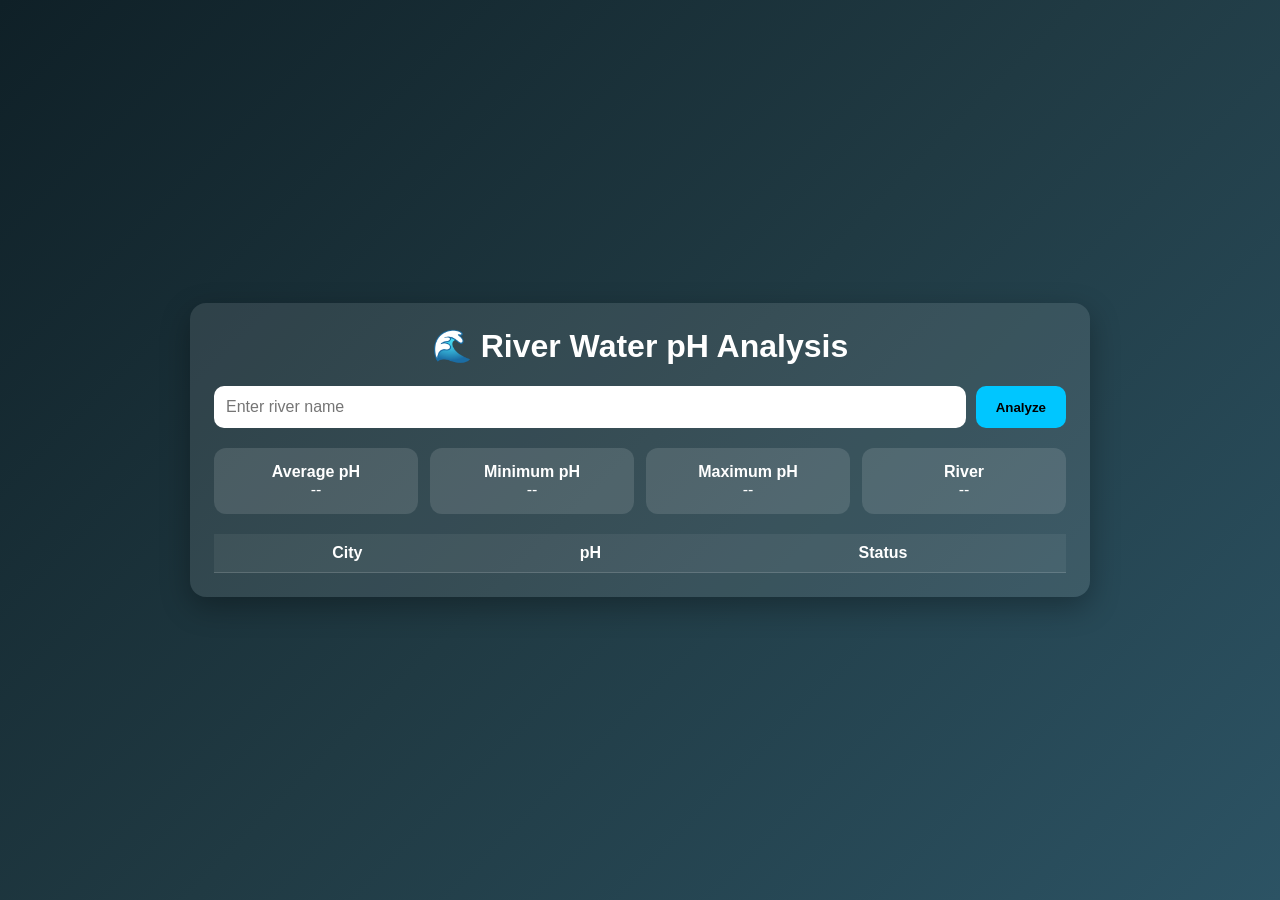
<file: templates/index.html>
<!DOCTYPE html>
<html lang="en">
<head>
    <meta charset="UTF-8">
    <meta name="viewport" content="width=device-width, initial-scale=1.0">
    <title>River Water pH Analysis</title>
    <style>
        * { box-sizing: border-box; font-family: Arial, sans-serif; }
        body {
            margin: 0;
            background: linear-gradient(135deg, #0f2027, #203a43, #2c5364);
            color: white;
            min-height: 100vh;
            display: flex;
            justify-content: center;
            align-items: center;
        }
        .container {
            width: 92%;
            max-width: 900px;
            background: rgba(255,255,255,0.1);
            padding: 24px;
            border-radius: 16px;
            box-shadow: 0 10px 30px rgba(0,0,0,0.3);
        }
        h1 { text-align: center; margin-top: 0; }
        .row { display: flex; gap: 10px; margin-bottom: 20px; }
        input {
            flex: 1; padding: 12px; border: none; border-radius: 10px; font-size: 16px;
        }
        button {
            padding: 12px 20px; border: none; border-radius: 10px;
            background: #00c6ff; cursor: pointer; font-weight: bold;
        }
        .cards {
            display: grid;
            grid-template-columns: repeat(auto-fit, minmax(150px, 1fr));
            gap: 12px; margin-bottom: 20px;
        }
        .card {
            background: rgba(255,255,255,0.12);
            padding: 15px; border-radius: 12px; text-align: center;
        }
        table {
            width: 100%; border-collapse: collapse; background: rgba(255,255,255,0.06);
        }
        th, td {
            padding: 10px; border-bottom: 1px solid rgba(255,255,255,0.15); text-align: center;
        }
        .msg { margin: 10px 0; color: #ffd166; }
    </style>
</head>
<body>
    <div class="container">
        <h1>🌊 River Water pH Analysis</h1>
        <div class="row">
            <input id="river" type="text" placeholder="Enter river name">
            <button onclick="checkRiver()">Analyze</button>
        </div>

        <div class="msg" id="message"></div>

        <div class="cards">
            <div class="card"><strong>Average pH</strong><div id="avg_ph">--</div></div>
            <div class="card"><strong>Minimum pH</strong><div id="min_ph">--</div></div>
            <div class="card"><strong>Maximum pH</strong><div id="max_ph">--</div></div>
            <div class="card"><strong>River</strong><div id="river_name">--</div></div>
        </div>

        <table id="table">
            <tr><th>City</th><th>pH</th><th>Status</th></tr>
        </table>
    </div>

    <script>
        function checkRiver() {
            const river = document.getElementById("river").value.trim();
            const message = document.getElementById("message");
            const table = document.getElementById("table");

            if (!river) {
                message.textContent = "Please enter a river name.";
                return;
            }

            fetch(`/analyze/?river=${encodeURIComponent(river)}`)
                .then(res => res.json())
                .then(data => {
                    if (data.error) {
                        message.textContent = data.error;
                        table.innerHTML = "<tr><th>City</th><th>pH</th><th>Status</th></tr>";
                        document.getElementById("avg_ph").textContent = "--";
                        document.getElementById("min_ph").textContent = "--";
                        document.getElementById("max_ph").textContent = "--";
                        document.getElementById("river_name").textContent = "--";
                        return;
                    }

                    message.textContent = "Analysis completed successfully.";
                    document.getElementById("avg_ph").textContent = data.avg_ph;
                    document.getElementById("min_ph").textContent = data.min_ph;
                    document.getElementById("max_ph").textContent = data.max_ph;
                    document.getElementById("river_name").textContent = data.river;

                    table.innerHTML = "<tr><th>City</th><th>pH</th><th>Status</th></tr>";
                    data.data.forEach(row => {
                        table.innerHTML += `<tr><td>${row.city}</td><td>${row.ph}</td><td>${row.quality}</td></tr>`;
                    });
                })
                .catch(() => {
                    message.textContent = "Server error. Make sure Django is running.";
                });
        }
    </script>
</body>
</html>
</file>
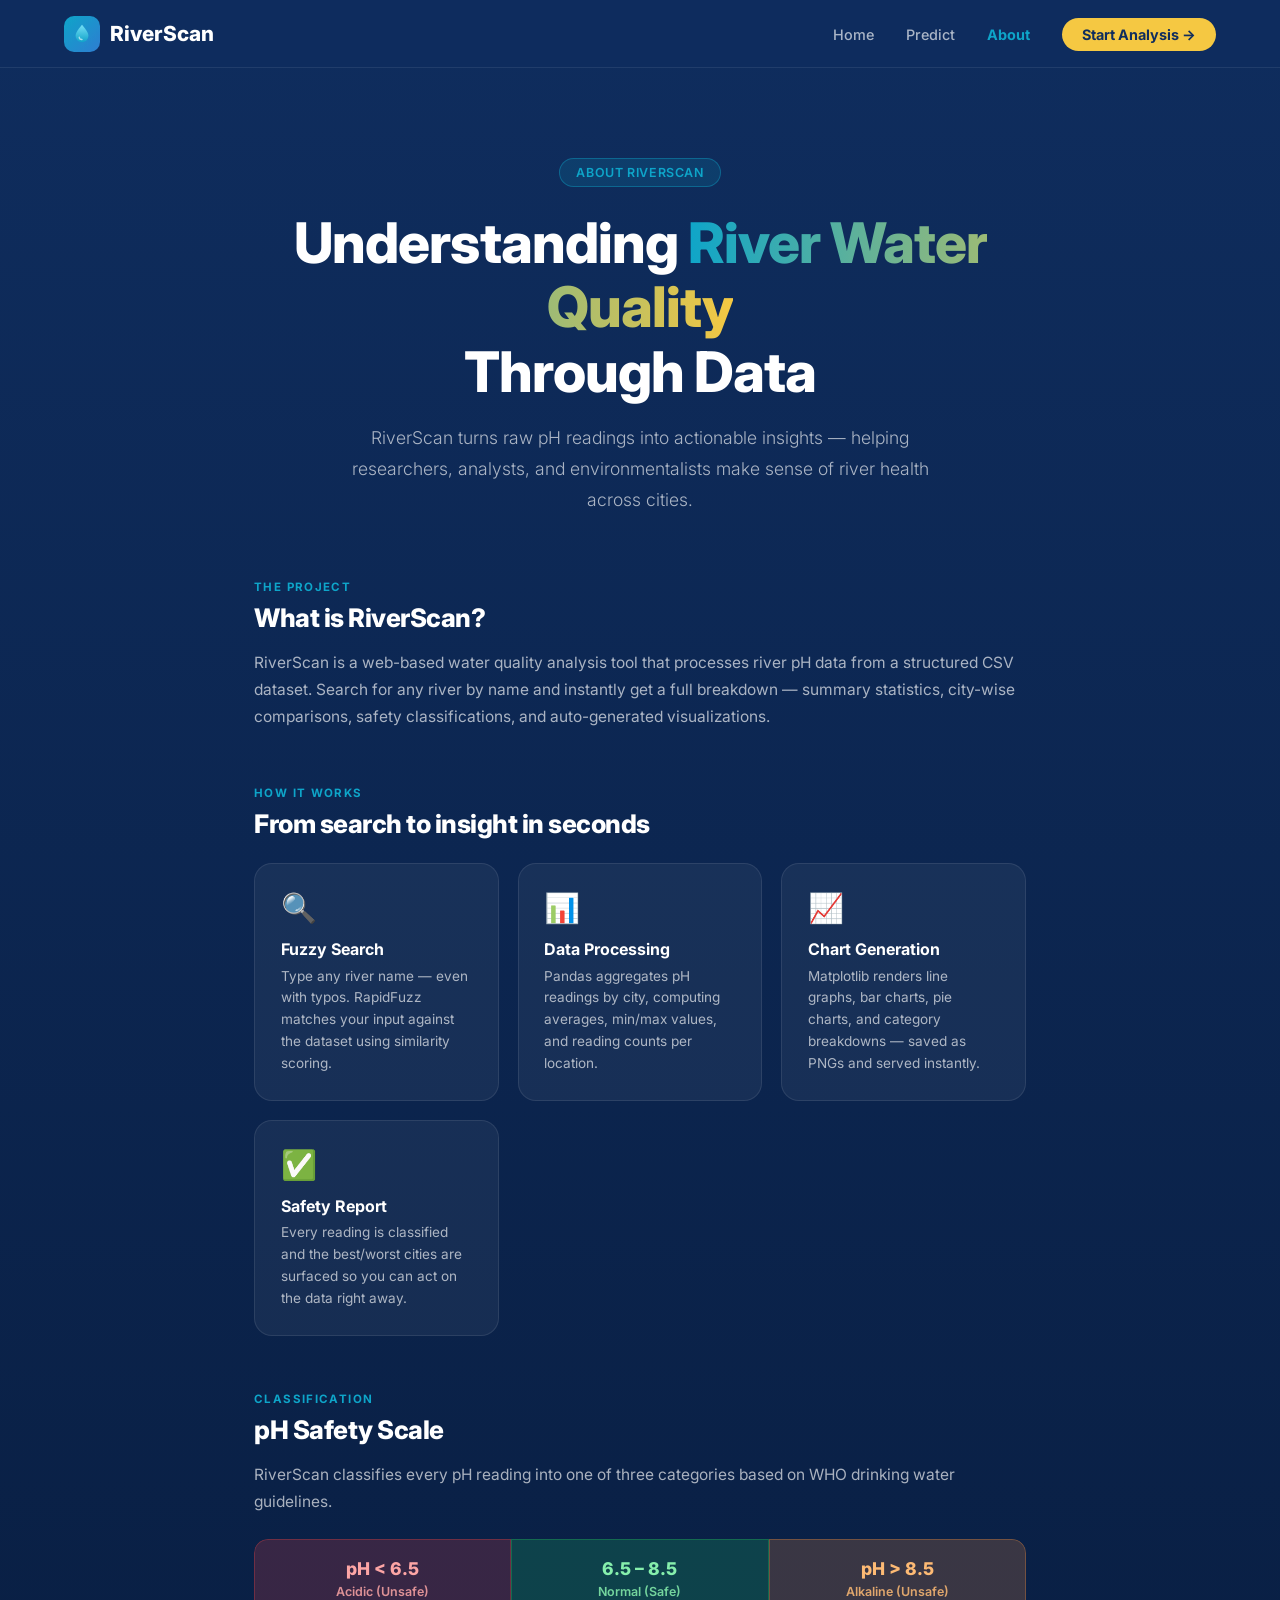
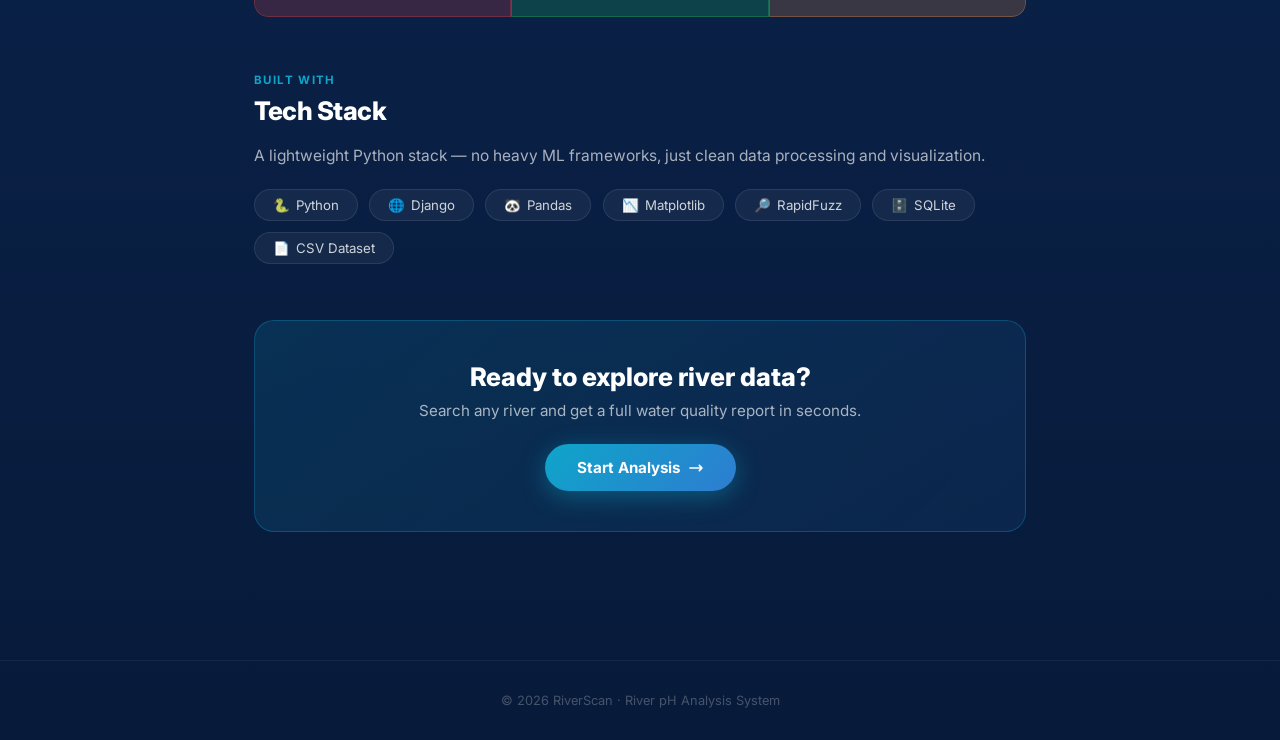
<file: templates/about.html>
<!DOCTYPE html>
<html lang="en">
<head>
    <meta charset="UTF-8">
    <meta name="viewport" content="width=device-width, initial-scale=1.0">
    <title>RiverScan — About</title>
    <link href="https://fonts.googleapis.com/css2?family=Inter:wght@300;400;600;700;800&display=swap" rel="stylesheet">
    <style>
        *, *::before, *::after { margin: 0; padding: 0; box-sizing: border-box; }

        :root {
            --blue-dark: #0f2d5e;
            --blue-mid:  #1a4a8a;
            --blue-light:#2e7dd1;
            --teal:      #0ea5c9;
            --gold:      #f5c842;
            --white:     #ffffff;
            --text-muted:rgba(255,255,255,0.65);
            --card-bg:   rgba(255,255,255,0.05);
            --card-border: rgba(255,255,255,0.09);
        }

        html { scroll-behavior: smooth; }

        body {
            font-family: 'Inter', sans-serif;
            color: var(--white);
            min-height: 100vh;
            background: linear-gradient(180deg, #0f2d5e 0%, #071a3a 100%);
        }

        /* NAV */
        nav {
            position: fixed;
            top: 0; left: 0; right: 0;
            z-index: 100;
            display: flex;
            align-items: center;
            justify-content: space-between;
            padding: 0 5%;
            height: 68px;
            background: rgba(15,45,94,0.85);
            backdrop-filter: blur(12px);
            border-bottom: 1px solid rgba(255,255,255,0.08);
        }

        .nav-logo {
            display: flex;
            align-items: center;
            gap: 10px;
            font-size: 1.3rem;
            font-weight: 800;
            text-decoration: none;
            color: var(--white);
        }

        .logo-icon {
            width: 36px; height: 36px;
            background: linear-gradient(135deg, var(--teal), var(--blue-light));
            border-radius: 10px;
            display: grid;
            place-items: center;
            font-size: 1.1rem;
        }

        .nav-links { display: flex; list-style: none; gap: 2rem; }

        .nav-links a {
            color: var(--text-muted);
            text-decoration: none;
            font-size: 0.9rem;
            font-weight: 500;
            transition: color 0.2s;
        }

        .nav-links a:hover { color: var(--white); }
        .nav-links a.active { color: var(--teal); font-weight: 700; }

        .nav-cta {
            background: var(--gold);
            color: var(--blue-dark) !important;
            padding: 8px 20px;
            border-radius: 50px;
            font-weight: 700 !important;
        }

        /* PAGE */
        .page {
            padding: 110px 5% 80px;
            max-width: 900px;
            margin: 0 auto;
        }

        /* HERO */
        .about-hero {
            text-align: center;
            padding: 3rem 0 4rem;
        }

        .badge {
            display: inline-flex;
            align-items: center;
            gap: 6px;
            background: rgba(14,165,201,0.15);
            border: 1px solid rgba(14,165,201,0.4);
            color: var(--teal);
            font-size: 0.78rem;
            font-weight: 600;
            letter-spacing: 0.05em;
            text-transform: uppercase;
            padding: 6px 16px;
            border-radius: 50px;
            margin-bottom: 1.5rem;
        }

        .about-hero h1 {
            font-size: clamp(2.2rem, 5vw, 3.5rem);
            font-weight: 800;
            letter-spacing: -1px;
            line-height: 1.15;
            margin-bottom: 1.2rem;
        }

        .about-hero h1 span {
            background: linear-gradient(90deg, var(--teal), var(--gold));
            -webkit-background-clip: text;
            -webkit-text-fill-color: transparent;
            background-clip: text;
        }

        .about-hero p {
            font-size: 1.1rem;
            color: var(--text-muted);
            max-width: 600px;
            margin: 0 auto;
            line-height: 1.75;
            font-weight: 300;
        }

        /* SECTION */
        .section { margin-bottom: 3.5rem; }

        .section-label {
            font-size: 0.72rem;
            font-weight: 700;
            letter-spacing: 0.12em;
            text-transform: uppercase;
            color: var(--teal);
            margin-bottom: 0.5rem;
        }

        .section h2 {
            font-size: 1.6rem;
            font-weight: 800;
            letter-spacing: -0.5px;
            margin-bottom: 1rem;
        }

        .section p {
            color: var(--text-muted);
            line-height: 1.75;
            font-size: 0.97rem;
        }

        /* CARDS */
        .cards {
            display: grid;
            grid-template-columns: repeat(auto-fit, minmax(240px, 1fr));
            gap: 1.2rem;
            margin-top: 1.5rem;
        }

        .card {
            background: var(--card-bg);
            border: 1px solid var(--card-border);
            border-radius: 18px;
            padding: 1.6rem;
            transition: transform 0.2s, border-color 0.2s;
        }

        .card:hover {
            transform: translateY(-4px);
            border-color: rgba(14,165,201,0.4);
        }

        .card-icon {
            font-size: 1.8rem;
            margin-bottom: 0.9rem;
        }

        .card h3 {
            font-size: 1rem;
            font-weight: 700;
            margin-bottom: 0.4rem;
        }

        .card p {
            font-size: 0.85rem;
            color: var(--text-muted);
            line-height: 1.6;
        }

        /* PH SCALE */
        .ph-scale {
            display: flex;
            border-radius: 14px;
            overflow: hidden;
            margin-top: 1.5rem;
            font-size: 0.85rem;
            font-weight: 600;
        }

        .ph-block {
            flex: 1;
            padding: 1.1rem 1rem;
            text-align: center;
        }

        .ph-block .range {
            font-size: 1.1rem;
            font-weight: 800;
            margin-bottom: 0.3rem;
        }

        .ph-block .label { font-size: 0.78rem; opacity: 0.85; }

        .ph-acidic   { background: rgba(239,68,68,0.2);  border: 1px solid rgba(239,68,68,0.3);  color: #fca5a5; border-radius: 14px 0 0 14px; }
        .ph-safe     { background: rgba(34,197,94,0.2);  border: 1px solid rgba(34,197,94,0.3);  color: #86efac; }
        .ph-alkaline { background: rgba(251,146,60,0.2); border: 1px solid rgba(251,146,60,0.3); color: #fdba74; border-radius: 0 14px 14px 0; }

        /* TECH STACK */
        .tech-list {
            display: flex;
            flex-wrap: wrap;
            gap: 0.7rem;
            margin-top: 1.2rem;
        }

        .tech-pill {
            background: var(--card-bg);
            border: 1px solid var(--card-border);
            border-radius: 50px;
            padding: 7px 18px;
            font-size: 0.83rem;
            color: rgba(255,255,255,0.8);
            display: flex;
            align-items: center;
            gap: 6px;
        }

        .tech-pill span { color: var(--teal); font-weight: 700; }

        /* CTA */
        .cta-box {
            background: linear-gradient(135deg, rgba(14,165,201,0.15), rgba(46,125,209,0.1));
            border: 1px solid rgba(14,165,201,0.3);
            border-radius: 20px;
            padding: 2.5rem;
            text-align: center;
            margin-bottom: 3rem;
        }

        .cta-box h2 {
            font-size: 1.6rem;
            font-weight: 800;
            margin-bottom: 0.6rem;
        }

        .cta-box p {
            color: var(--text-muted);
            margin-bottom: 1.5rem;
            font-size: 0.95rem;
        }

        .btn-primary {
            display: inline-flex;
            align-items: center;
            gap: 8px;
            background: linear-gradient(135deg, var(--teal), var(--blue-light));
            color: var(--white);
            padding: 14px 32px;
            border-radius: 50px;
            text-decoration: none;
            font-weight: 700;
            font-size: 0.95rem;
            box-shadow: 0 6px 24px rgba(14,165,201,0.4);
            transition: transform 0.2s, box-shadow 0.2s;
        }

        .btn-primary:hover {
            transform: translateY(-2px);
            box-shadow: 0 10px 30px rgba(14,165,201,0.55);
        }

        /* FOOTER */
        footer {
            text-align: center;
            padding: 2rem;
            font-size: 0.8rem;
            color: rgba(255,255,255,0.25);
            border-top: 1px solid rgba(255,255,255,0.06);
        }

        /* ── HAMBURGER ── */
        .nav-toggle {
            display: none;
            flex-direction: column;
            gap: 5px;
            cursor: pointer;
            padding: 4px;
            background: none;
            border: none;
        }

        .nav-toggle span {
            display: block;
            width: 24px;
            height: 2px;
            background: var(--white);
            border-radius: 2px;
        }

        @media (max-width: 768px) {
            .nav-toggle { display: flex; }

            .nav-links {
                display: none;
                position: fixed;
                top: 68px; left: 0; right: 0;
                flex-direction: column;
                gap: 0;
                background: rgba(10,30,70,0.98);
                backdrop-filter: blur(16px);
                border-bottom: 1px solid rgba(255,255,255,0.08);
                padding: 1rem 0;
                z-index: 99;
            }

            .nav-links.open { display: flex; }

            .nav-links li a {
                display: block;
                padding: 12px 5%;
                font-size: 1rem;
                border-bottom: 1px solid rgba(255,255,255,0.05);
            }

            .nav-cta {
                margin: 0.8rem 5%;
                text-align: center;
                border-radius: 12px !important;
                display: block;
            }

            .page { padding: 90px 4% 60px; }
            .cards { grid-template-columns: 1fr; }
            .tech-list { gap: 0.5rem; }
            .cta-box { padding: 1.8rem 1.2rem; }
            .about-hero { padding: 2rem 0 2.5rem; }
        }

        @media (max-width: 640px) {
            .ph-scale { flex-direction: column; }
            .ph-acidic { border-radius: 14px 14px 0 0; }
            .ph-alkaline { border-radius: 0 0 14px 14px; }
        }
    </style>
</head>
<body>

    <!-- NAV -->
    <nav>
        <a href="/" class="nav-logo">
            <div class="logo-icon">
                <svg width="22" height="22" viewBox="0 0 24 24" fill="none" xmlns="http://www.w3.org/2000/svg">
                    <path d="M12 2C12 2 5 9.5 5 14a7 7 0 0 0 14 0C19 9.5 12 2 12 2Z" fill="url(#lg3)" opacity="0.9"/>
                    <path d="M9 15.5c0 1.5 1.3 2.5 3 2.5" stroke="white" stroke-width="1.5" stroke-linecap="round" opacity="0.6"/>
                    <defs>
                        <linearGradient id="lg3" x1="12" y1="2" x2="12" y2="21" gradientUnits="userSpaceOnUse">
                            <stop offset="0%" stop-color="#7ee8fa"/>
                            <stop offset="100%" stop-color="#0ea5c9"/>
                        </linearGradient>
                    </defs>
                </svg>
            </div>
            RiverScan
        </a>
        <ul class="nav-links" id="nav-links">
            <li><a href="/">Home</a></li>
            <li><a href="/predict/">Predict</a></li>
            <li><a href="/about/" class="active">About</a></li>
            <li><a href="/home/" class="nav-cta">Start Analysis →</a></li>
        </ul>
        <button class="nav-toggle" id="nav-toggle" aria-label="Toggle menu">
            <span></span><span></span><span></span>
        </button>
    </nav>

    <div class="page">

        <!-- HERO -->
        <div class="about-hero">
            <div class="badge">About RiverScan</div>
            <h1>Understanding <span>River Water Quality</span><br>Through Data</h1>
            <p>RiverScan turns raw pH readings into actionable insights — helping researchers, analysts, and environmentalists make sense of river health across cities.</p>
        </div>

        <!-- WHAT IS IT -->
        <div class="section">
            <div class="section-label">The Project</div>
            <h2>What is RiverScan?</h2>
            <p>RiverScan is a web-based water quality analysis tool that processes river pH data from a structured CSV dataset. Search for any river by name and instantly get a full breakdown — summary statistics, city-wise comparisons, safety classifications, and auto-generated visualizations.</p>
        </div>

        <!-- HOW IT WORKS -->
        <div class="section">
            <div class="section-label">How It Works</div>
            <h2>From search to insight in seconds</h2>
            <div class="cards">
                <div class="card">
                    <div class="card-icon">🔍</div>
                    <h3>Fuzzy Search</h3>
                    <p>Type any river name — even with typos. RapidFuzz matches your input against the dataset using similarity scoring.</p>
                </div>
                <div class="card">
                    <div class="card-icon">📊</div>
                    <h3>Data Processing</h3>
                    <p>Pandas aggregates pH readings by city, computing averages, min/max values, and reading counts per location.</p>
                </div>
                <div class="card">
                    <div class="card-icon">📈</div>
                    <h3>Chart Generation</h3>
                    <p>Matplotlib renders line graphs, bar charts, pie charts, and category breakdowns — saved as PNGs and served instantly.</p>
                </div>
                <div class="card">
                    <div class="card-icon">✅</div>
                    <h3>Safety Report</h3>
                    <p>Every reading is classified and the best/worst cities are surfaced so you can act on the data right away.</p>
                </div>
            </div>
        </div>

        <!-- PH SCALE -->
        <div class="section">
            <div class="section-label">Classification</div>
            <h2>pH Safety Scale</h2>
            <p>RiverScan classifies every pH reading into one of three categories based on WHO drinking water guidelines.</p>
            <div class="ph-scale">
                <div class="ph-block ph-acidic">
                    <div class="range">pH &lt; 6.5</div>
                    <div class="label">Acidic (Unsafe)</div>
                </div>
                <div class="ph-block ph-safe">
                    <div class="range">6.5 – 8.5</div>
                    <div class="label">Normal (Safe)</div>
                </div>
                <div class="ph-block ph-alkaline">
                    <div class="range">pH &gt; 8.5</div>
                    <div class="label">Alkaline (Unsafe)</div>
                </div>
            </div>
        </div>

        <!-- TECH STACK -->
        <div class="section">
            <div class="section-label">Built With</div>
            <h2>Tech Stack</h2>
            <p>A lightweight Python stack — no heavy ML frameworks, just clean data processing and visualization.</p>
            <div class="tech-list">
                <div class="tech-pill"><span>🐍</span> Python</div>
                <div class="tech-pill"><span>🌐</span> Django</div>
                <div class="tech-pill"><span>🐼</span> Pandas</div>
                <div class="tech-pill"><span>📉</span> Matplotlib</div>
                <div class="tech-pill"><span>🔎</span> RapidFuzz</div>
                <div class="tech-pill"><span>🗄️</span> SQLite</div>
                <div class="tech-pill"><span>📄</span> CSV Dataset</div>
            </div>
        </div>

        <!-- CTA -->
        <div class="cta-box">
            <h2>Ready to explore river data?</h2>
            <p>Search any river and get a full water quality report in seconds.</p>
            <a href="/home/" class="btn-primary">
                Start Analysis
                <svg width="16" height="16" fill="none" stroke="currentColor" stroke-width="2.5" viewBox="0 0 24 24">
                    <path stroke-linecap="round" stroke-linejoin="round" d="M17 8l4 4m0 0l-4 4m4-4H3"/>
                </svg>
            </a>
        </div>

    </div>

    <footer>© 2026 RiverScan · River pH Analysis System</footer>

    <script>
        document.getElementById('nav-toggle').addEventListener('click', function() {
            document.getElementById('nav-links').classList.toggle('open');
        });
    </script>

</body>
</html>
</file>
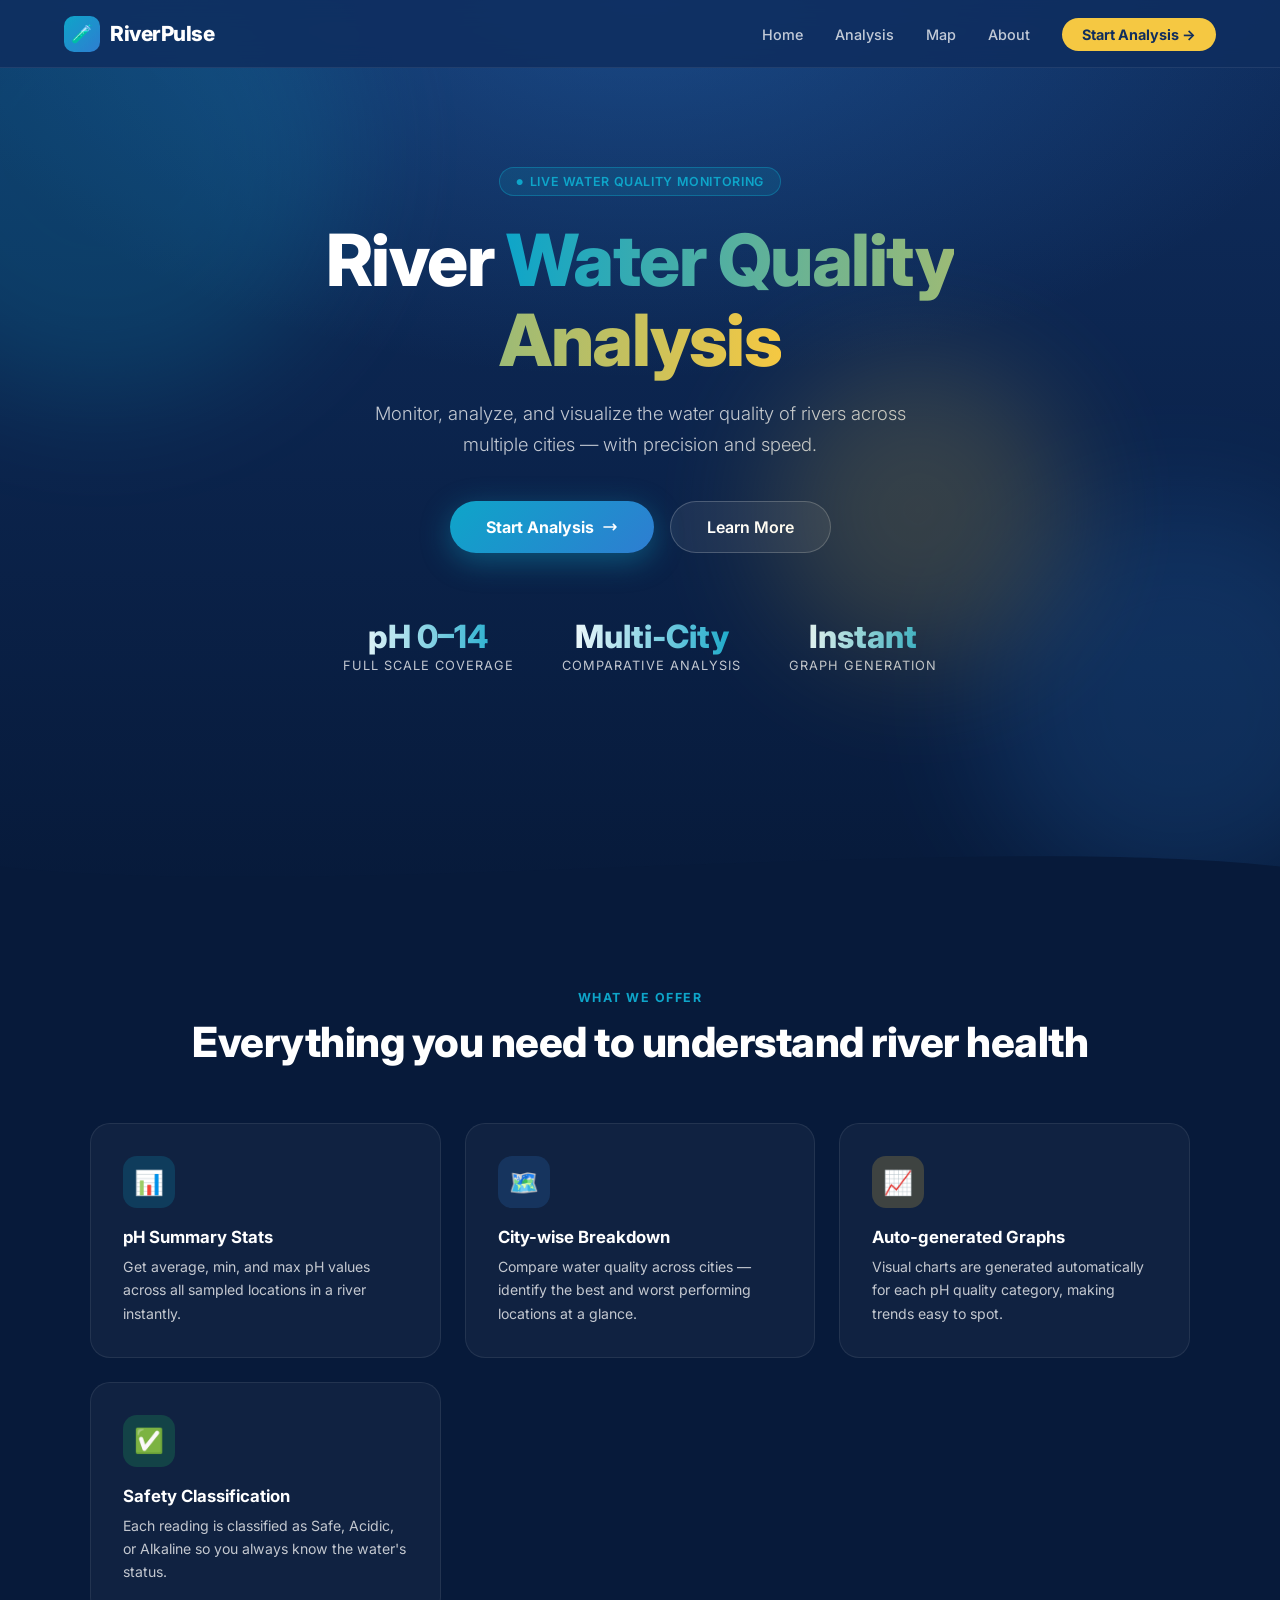
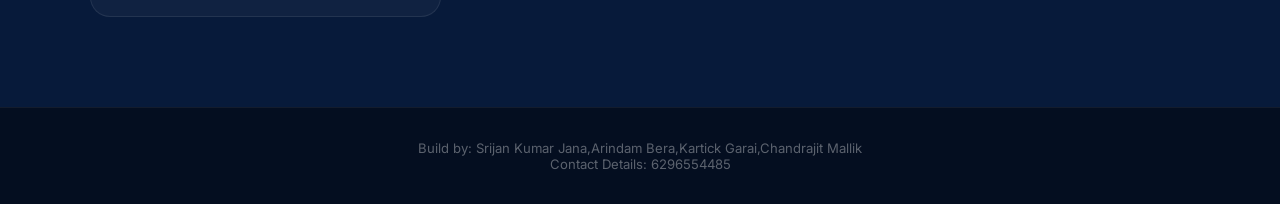
<file: templates/front.html>
<!DOCTYPE html>
<html lang="en">
<head>
    <meta charset="UTF-8">
    <meta name="viewport" content="width=device-width, initial-scale=1.0">
    <title>RiverScan — River pH Analysis</title>
    <link href="https://fonts.googleapis.com/css2?family=Inter:wght@300;400;600;700;800&display=swap" rel="stylesheet">
    <style>
        *, *::before, *::after { margin: 0; padding: 0; box-sizing: border-box; }

        :root {
            --blue-dark: #0f2d5e;
            --blue-mid:  #1a4a8a;
            --blue-light:#2e7dd1;
            --teal:      #0ea5c9;
            --gold:      #f5c842;
            --white:     #ffffff;
            --text-muted:rgba(255,255,255,0.75);
        }

        html { scroll-behavior: smooth; }

        body {
            font-family: 'Inter', sans-serif;
            background: var(--blue-dark);
            color: var(--white);
            overflow-x: hidden;
        }

        /* ── NAV ── */
        nav {
            position: fixed;
            top: 0; left: 0; right: 0;
            z-index: 100;
            display: flex;
            align-items: center;
            justify-content: space-between;
            padding: 0 5%;
            height: 68px;
            background: rgba(15, 45, 94, 0.85);
            backdrop-filter: blur(12px);
            border-bottom: 1px solid rgba(255,255,255,0.08);
        }

        .nav-logo {
            display: flex;
            align-items: center;
            gap: 10px;
            font-size: 1.3rem;
            font-weight: 800;
            letter-spacing: -0.5px;
            text-decoration: none;
            color: var(--white);
        }

        .nav-logo .logo-icon {
            width: 36px; height: 36px;
            background: linear-gradient(135deg, var(--teal), var(--blue-light));
            border-radius: 10px;
            display: grid;
            place-items: center;
            font-size: 1.1rem;
        }

        .nav-links {
            display: flex;
            list-style: none;
            gap: 2rem;
        }

        .nav-links a {
            color: var(--text-muted);
            text-decoration: none;
            font-size: 0.9rem;
            font-weight: 500;
            transition: color 0.2s;
        }

        .nav-links a:hover { color: var(--white); }

        .nav-cta {
            background: var(--gold);
            color: var(--blue-dark) !important;
            padding: 8px 20px;
            border-radius: 50px;
            font-weight: 700 !important;
            transition: opacity 0.2s !important;
        }

        .nav-cta:hover { opacity: 0.85; color: var(--blue-dark) !important; }

        /* ── HERO ── */
        .hero {
            min-height: 100vh;
            display: flex;
            flex-direction: column;
            align-items: center;
            justify-content: center;
            text-align: center;
            padding: 100px 5% 160px;
            background:
                radial-gradient(ellipse 80% 60% at 50% 0%, rgba(46,125,209,0.35) 0%, transparent 70%),
                linear-gradient(180deg, #0f2d5e 0%, #071a3a 100%);
            position: relative;
            overflow: hidden;
        }

        /* animated floating orbs */
        .orb {
            position: absolute;
            border-radius: 50%;
            filter: blur(60px);
            opacity: 0.18;
            animation: drift 12s ease-in-out infinite alternate;
        }
        .orb-1 { width: 500px; height: 500px; background: var(--teal);   top: -100px; left: -150px; animation-delay: 0s; }
        .orb-2 { width: 400px; height: 400px; background: var(--blue-light); bottom: 0; right: -100px; animation-delay: -4s; }
        .orb-3 { width: 300px; height: 300px; background: var(--gold);   top: 40%;  left: 60%; animation-delay: -8s; }

        @keyframes drift {
            from { transform: translate(0, 0) scale(1); }
            to   { transform: translate(30px, 20px) scale(1.08); }
        }

        .badge {
            display: inline-flex;
            align-items: center;
            gap: 6px;
            background: rgba(14,165,201,0.15);
            border: 1px solid rgba(14,165,201,0.4);
            color: var(--teal);
            font-size: 0.78rem;
            font-weight: 600;
            letter-spacing: 0.05em;
            text-transform: uppercase;
            padding: 6px 16px;
            border-radius: 50px;
            margin-bottom: 1.5rem;
        }

        .badge::before { content: '●'; font-size: 0.5rem; animation: pulse 2s infinite; }

        @keyframes pulse {
            0%, 100% { opacity: 1; }
            50%       { opacity: 0.3; }
        }

        .hero h1 {
            font-size: clamp(2.6rem, 6vw, 4.5rem);
            font-weight: 800;
            line-height: 1.1;
            letter-spacing: -1.5px;
            margin-bottom: 1.2rem;
            position: relative;
        }

        .hero h1 span {
            background: linear-gradient(90deg, var(--teal), var(--gold));
            -webkit-background-clip: text;
            -webkit-text-fill-color: transparent;
            background-clip: text;
        }

        .hero p {
            font-size: 1.15rem;
            color: var(--text-muted);
            max-width: 560px;
            margin: 0 auto 2.5rem;
            font-weight: 300;
            line-height: 1.7;
        }

        .hero-actions {
            display: flex;
            gap: 1rem;
            justify-content: center;
            flex-wrap: wrap;
            margin-bottom: 4rem;
        }

        .btn-primary {
            display: inline-flex;
            align-items: center;
            gap: 8px;
            background: linear-gradient(135deg, var(--teal), var(--blue-light));
            color: var(--white);
            padding: 15px 36px;
            border-radius: 50px;
            text-decoration: none;
            font-weight: 700;
            font-size: 1rem;
            box-shadow: 0 8px 30px rgba(14,165,201,0.4);
            transition: transform 0.2s, box-shadow 0.2s;
        }

        .btn-primary:hover {
            transform: translateY(-2px);
            box-shadow: 0 12px 40px rgba(14,165,201,0.55);
        }

        .btn-secondary {
            display: inline-flex;
            align-items: center;
            gap: 8px;
            background: rgba(255,255,255,0.07);
            border: 1px solid rgba(255,255,255,0.2);
            color: var(--white);
            padding: 15px 36px;
            border-radius: 50px;
            text-decoration: none;
            font-weight: 600;
            font-size: 1rem;
            transition: background 0.2s;
        }

        .btn-secondary:hover { background: rgba(255,255,255,0.13); }

        /* stats row */
        .stats {
            display: flex;
            gap: 3rem;
            justify-content: center;
            flex-wrap: wrap;
        }

        .stat { text-align: center; }

        .stat-value {
            font-size: 2rem;
            font-weight: 800;
            background: linear-gradient(90deg, var(--white), var(--teal));
            -webkit-background-clip: text;
            -webkit-text-fill-color: transparent;
            background-clip: text;
        }

        .stat-label {
            font-size: 0.8rem;
            color: var(--text-muted);
            text-transform: uppercase;
            letter-spacing: 0.08em;
            margin-top: 2px;
        }

        /* ── WAVE ── */
        .wave-divider {
            position: absolute;
            bottom: -2px; left: 0; right: 0;
            line-height: 0;
        }

        /* ── FEATURES ── */
        .features {
            background: #071a3a;
            padding: 90px 5%;
        }

        .section-label {
            text-align: center;
            font-size: 0.78rem;
            font-weight: 700;
            letter-spacing: 0.12em;
            text-transform: uppercase;
            color: var(--teal);
            margin-bottom: 0.75rem;
        }

        .section-title {
            text-align: center;
            font-size: clamp(1.8rem, 3.5vw, 2.6rem);
            font-weight: 800;
            letter-spacing: -0.5px;
            margin-bottom: 3.5rem;
        }

        .cards {
            display: grid;
            grid-template-columns: repeat(auto-fit, minmax(260px, 1fr));
            gap: 1.5rem;
            max-width: 1100px;
            margin: 0 auto;
        }

        .card {
            background: rgba(255,255,255,0.04);
            border: 1px solid rgba(255,255,255,0.08);
            border-radius: 20px;
            padding: 2rem;
            transition: transform 0.25s, border-color 0.25s;
        }

        .card:hover {
            transform: translateY(-5px);
            border-color: rgba(14,165,201,0.4);
        }

        .card-icon {
            width: 52px; height: 52px;
            border-radius: 14px;
            display: grid;
            place-items: center;
            font-size: 1.5rem;
            margin-bottom: 1.2rem;
        }

        .icon-blue  { background: rgba(46,125,209,0.2); }
        .icon-teal  { background: rgba(14,165,201,0.2); }
        .icon-gold  { background: rgba(245,200,66,0.2); }
        .icon-green { background: rgba(34,197,94,0.2);  }

        .card h3 {
            font-size: 1.05rem;
            font-weight: 700;
            margin-bottom: 0.5rem;
        }

        .card p {
            font-size: 0.88rem;
            color: var(--text-muted);
            line-height: 1.65;
        }

        /* ── FOOTER ── */
        footer {
            background: #040e20;
            text-align: center;
            padding: 2rem;
            font-size: 0.82rem;
            color: rgba(255,255,255,0.35);
            border-top: 1px solid rgba(255,255,255,0.06);
        }

        /* ── HAMBURGER ── */
        .nav-toggle {
            display: none;
            flex-direction: column;
            gap: 5px;
            cursor: pointer;
            padding: 4px;
            background: none;
            border: none;
        }

        .nav-toggle span {
            display: block;
            width: 24px;
            height: 2px;
            background: var(--white);
            border-radius: 2px;
            transition: all 0.3s;
        }

        /* ── RESPONSIVE ── */
        @media (max-width: 768px) {
            .nav-toggle { display: flex; }

            .nav-links {
                display: none;
                position: fixed;
                top: 68px; left: 0; right: 0;
                flex-direction: column;
                gap: 0;
                background: rgba(10,30,70,0.98);
                backdrop-filter: blur(16px);
                border-bottom: 1px solid rgba(255,255,255,0.08);
                padding: 1rem 0;
                z-index: 99;
            }

            .nav-links.open { display: flex; }

            .nav-links li a {
                display: block;
                padding: 12px 5%;
                font-size: 1rem;
                border-bottom: 1px solid rgba(255,255,255,0.05);
            }

            .nav-cta {
                margin: 0.8rem 5%;
                text-align: center;
                border-radius: 12px !important;
                display: block;
            }

            .hero { padding: 100px 5% 100px; }
            .stats { gap: 1.5rem; }

            .btn-primary, .btn-secondary {
                padding: 13px 24px;
                font-size: 0.92rem;
            }
        }

        @media (max-width: 480px) {
            .hero h1 { letter-spacing: -0.5px; }
            .features { padding: 60px 5%; }
            .cards { grid-template-columns: 1fr; }
        }
    </style>
</head>
<body>

    <!-- NAV -->
    <nav>
        <a href="/" class="nav-logo">
            <div class="logo-icon">🧪</div>
            RiverPulse
        </a>
        <ul class="nav-links" id="nav-links">
            <li><a href="/">Home</a></li>
            <li><a href="/home/">Analysis</a></li>
            <li><a href="/map/">Map</a></li>
            <li><a href="/about/">About</a></li>
            <li><a href="/home/" class="nav-cta">Start Analysis →</a></li>
        </ul>
        <button class="nav-toggle" id="nav-toggle" aria-label="Toggle menu">
            <span></span><span></span><span></span>
        </button>
    </nav>

    <!-- HERO -->
    <section class="hero">
        <div class="orb orb-1"></div>
        <div class="orb orb-2"></div>
        <div class="orb orb-3"></div>

        <div class="badge">Live Water Quality Monitoring</div>

        <h1>River <span>Water Quality <br>Analysis</span></h1>

        <p>Monitor, analyze, and visualize the water quality of rivers across multiple cities — with precision and speed.</p>

        <div class="hero-actions">
            <a href="/home/" class="btn-primary">
                Start Analysis
                <svg width="16" height="16" fill="none" stroke="currentColor" stroke-width="2.5" viewBox="0 0 24 24">
                    <path stroke-linecap="round" stroke-linejoin="round" d="M17 8l4 4m0 0l-4 4m4-4H3"/>
                </svg>
            </a>
            <a href="#features" class="btn-secondary">Learn More</a>
        </div>

        <div class="stats">
            <div class="stat">
                <div class="stat-value">pH 0–14</div>
                <div class="stat-label">Full Scale Coverage</div>
            </div>
            <div class="stat">
                <div class="stat-value">Multi-City</div>
                <div class="stat-label">Comparative Analysis</div>
            </div>
            <div class="stat">
                <div class="stat-value">Instant</div>
                <div class="stat-label">Graph Generation</div>
            </div>
        </div>

        <div class="wave-divider">
            <svg viewBox="0 0 1440 80" xmlns="http://www.w3.org/2000/svg" preserveAspectRatio="none">
                <path d="M0,40 C360,80 1080,0 1440,40 L1440,80 L0,80 Z" fill="#071a3a"/>
            </svg>
        </div>
    </section>

    <!-- FEATURES -->
    <section class="features" id="features">
        <p class="section-label">What we offer</p>
        <h2 class="section-title">Everything you need to understand river health</h2>

        <div class="cards">
            <div class="card">
                <div class="card-icon icon-teal">📊</div>
                <h3>pH Summary Stats</h3>
                <p>Get average, min, and max pH values across all sampled locations in a river instantly.</p>
            </div>
            <div class="card">
                <div class="card-icon icon-blue">🗺️</div>
                <h3>City-wise Breakdown</h3>
                <p>Compare water quality across cities — identify the best and worst performing locations at a glance.</p>
            </div>
            <div class="card">
                <div class="card-icon icon-gold">📈</div>
                <h3>Auto-generated Graphs</h3>
                <p>Visual charts are generated automatically for each pH quality category, making trends easy to spot.</p>
            </div>
            <div class="card">
                <div class="card-icon icon-green">✅</div>
                <h3>Safety Classification</h3>
                <p>Each reading is classified as Safe, Acidic, or Alkaline so you always know the water's status.</p>
            </div>
        </div>
    </section>

    <!-- FOOTER -->
    <footer>
        Build by: Srijan Kumar Jana,Arindam Bera,Kartick Garai,Chandrajit Mallik <br>
            Contact Details: 6296554485
        
    </footer>

    <script>
        document.getElementById('nav-toggle').addEventListener('click', function() {
            document.getElementById('nav-links').classList.toggle('open');
        });
    </script>

</body>
</html>
</file>
